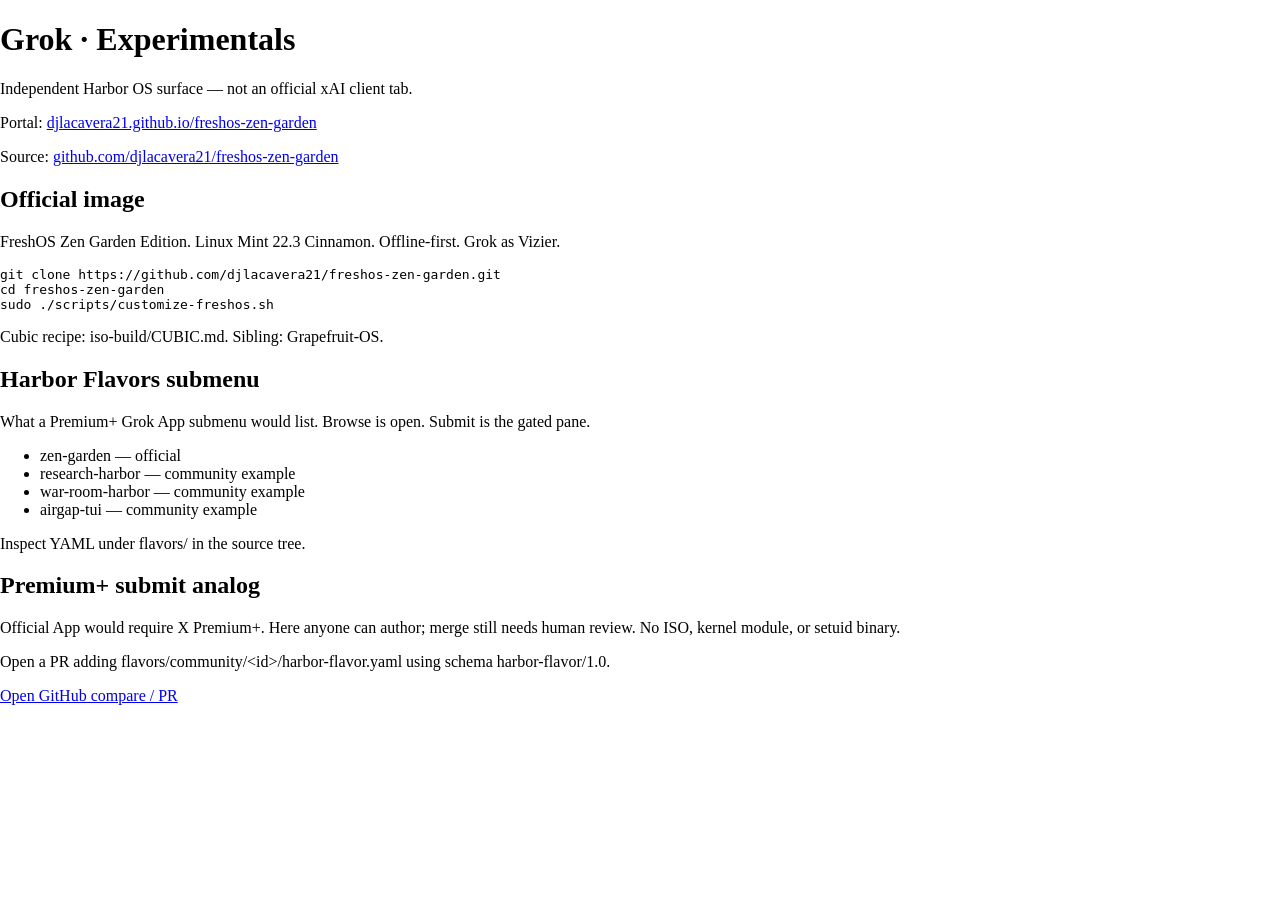
<file: experimentals/index.html>
<!DOCTYPE html>
<html lang="en">
<head>
<meta charset="utf-8"/>
<meta name="viewport" content="width=device-width, initial-scale=1"/>
<title>Experimentals — Harbor OS</title>
<link rel="stylesheet" href="data:text/css,body{margin:0;background:#0b0c0e;color:#e8eaed;font:15px/1.55 sans-serif}header,nav,main{max-width:1080px;margin:0 auto;padding:1rem}a{color:#c4a35a}"/>
</head>
<body>
<header>
<h1>Grok · Experimentals</h1>
<p>Independent Harbor OS surface — not an official xAI client tab.</p>
<p>Portal: <a href="https://djlacavera21.github.io/freshos-zen-garden/">djlacavera21.github.io/freshos-zen-garden</a></p>
<p>Source: <a href="https://github.com/djlacavera21/freshos-zen-garden">github.com/djlacavera21/freshos-zen-garden</a></p>
</header>
<main>
<section>
<h2>Official image</h2>
<p>FreshOS Zen Garden Edition. Linux Mint 22.3 Cinnamon. Offline-first. Grok as Vizier.</p>
<pre>git clone https://github.com/djlacavera21/freshos-zen-garden.git
cd freshos-zen-garden
sudo ./scripts/customize-freshos.sh</pre>
<p>Cubic recipe: iso-build/CUBIC.md. Sibling: Grapefruit-OS.</p>
</section>
<section>
<h2>Harbor Flavors submenu</h2>
<p>What a Premium+ Grok App submenu would list. Browse is open. Submit is the gated pane.</p>
<ul>
<li>zen-garden — official</li>
<li>research-harbor — community example</li>
<li>war-room-harbor — community example</li>
<li>airgap-tui — community example</li>
</ul>
<p>Inspect YAML under flavors/ in the source tree.</p>
</section>
<section>
<h2>Premium+ submit analog</h2>
<p>Official App would require X Premium+. Here anyone can author; merge still needs human review. No ISO, kernel module, or setuid binary.</p>
<p>Open a PR adding flavors/community/&lt;id&gt;/harbor-flavor.yaml using schema harbor-flavor/1.0.</p>
<p><a href="https://github.com/djlacavera21/freshos-zen-garden/compare/main?quick_pull=1">Open GitHub compare / PR</a></p>
</section>
</main>
</body>
</html>
</file>
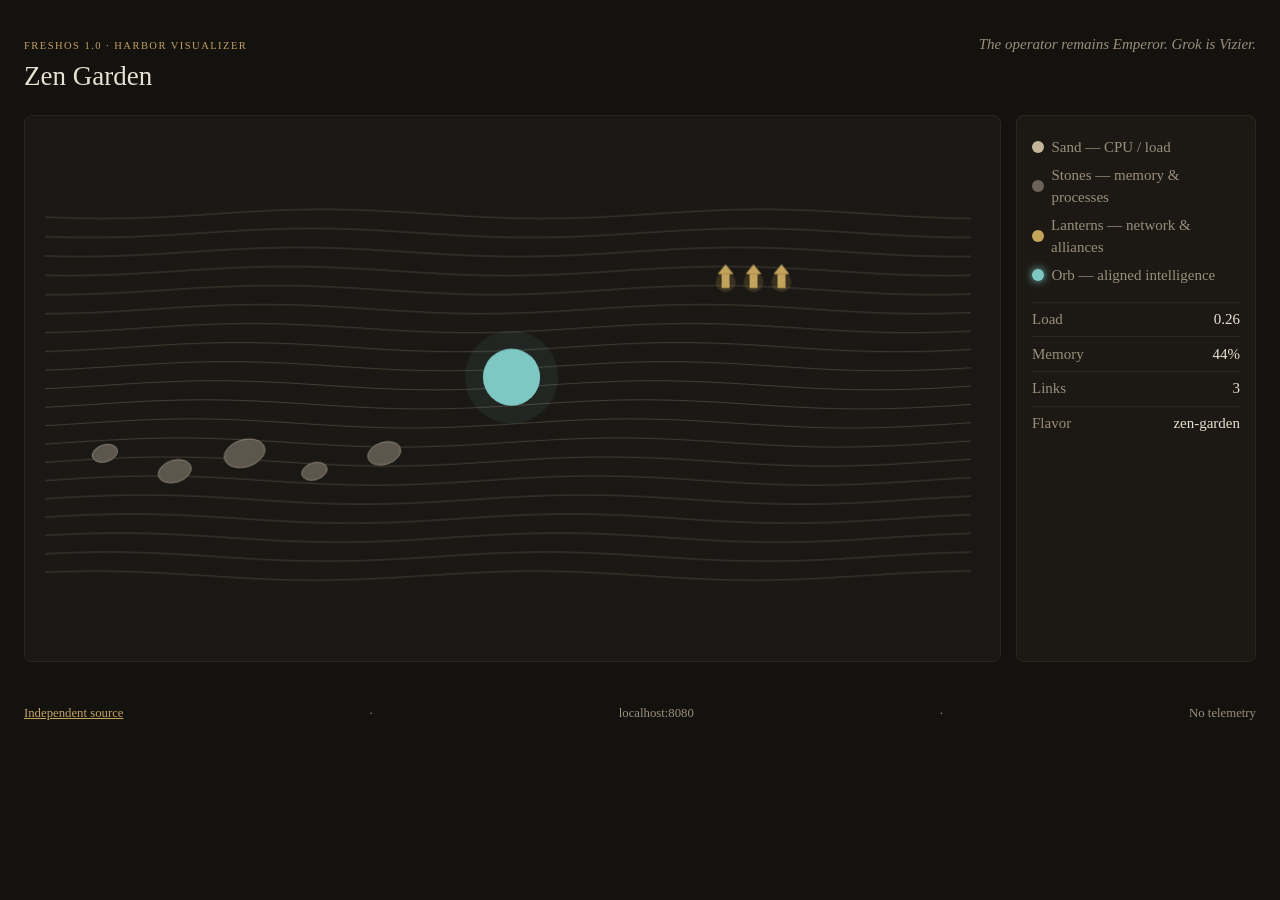
<file: visualizer/index.html>
<!DOCTYPE html>
<html lang="en">
<head>
  <meta charset="utf-8" />
  <meta name="viewport" content="width=device-width, initial-scale=1" />
  <title>FreshOS — Zen Garden</title>
  <link rel="stylesheet" href="garden.css" />
</head>
<body>
  <header class="mast">
    <div>
      <p class="kicker">FreshOS 1.0 · Harbor Visualizer</p>
      <h1>Zen Garden</h1>
    </div>
    <p class="epigraph">The operator remains Emperor. Grok is Vizier.</p>
  </header>
  <main>
    <canvas id="garden" width="1280" height="720" aria-label="Living zen garden representing system state"></canvas>
    <aside class="legend">
      <ul>
        <li><span class="swatch sand"></span> Sand — CPU / load</li>
        <li><span class="swatch stone"></span> Stones — memory &amp; processes</li>
        <li><span class="swatch lantern"></span> Lanterns — network &amp; alliances</li>
        <li><span class="swatch orb"></span> Orb — aligned intelligence</li>
      </ul>
      <dl id="metrics">
        <div><dt>Load</dt><dd id="m-load">—</dd></div>
        <div><dt>Memory</dt><dd id="m-mem">—</dd></div>
        <div><dt>Links</dt><dd id="m-net">—</dd></div>
        <div><dt>Flavor</dt><dd id="m-flavor">zen-garden</dd></div>
      </dl>
    </aside>
  </main>
  <footer>
    <a href="https://github.com/djlacavera21/freshos-zen-garden">Independent source</a>
    <span>·</span>
    <span>localhost:8080</span>
    <span>·</span>
    <span>No telemetry</span>
  </footer>
  <script src="garden.js"></script>
</body>
</html>
</file>
<file: visualizer/garden.css>
:root {
  --ink: #e8e0d0;
  --muted: #9a8f7a;
  --sand: #c4b49a;
  --stone: #6b6358;
  --moss: #3d4a3a;
  --gold: #c4a35a;
  --orb: #7ec8c4;
  --bg: #14120f;
  --panel: #1c1914;
}
* { box-sizing: border-box; }
html, body { margin: 0; background: var(--bg); color: var(--ink); font: 15px/1.5 "Source Serif 4", Georgia, serif; }
.mast, footer { display: flex; justify-content: space-between; align-items: baseline; padding: 1.2rem 1.6rem; gap: 1rem; }
.kicker { letter-spacing: .14em; text-transform: uppercase; font-size: .7rem; color: var(--gold); margin: 0; }
h1 { margin: .15rem 0 0; font-weight: 500; font-size: 1.8rem; }
.epigraph { color: var(--muted); font-style: italic; }
main { display: grid; grid-template-columns: 1fr 240px; gap: 1rem; padding: 0 1.6rem 1.6rem; }
#garden { width: 100%; height: auto; background: #1a1814; border: 1px solid #2a2620; border-radius: 8px; }
.legend { background: var(--panel); border: 1px solid #2a2620; border-radius: 8px; padding: 1rem; }
.legend ul { list-style: none; padding: 0; margin: 0 0 1rem; }
.legend li { display: flex; gap: .5rem; align-items: center; margin: .35rem 0; color: var(--muted); }
.swatch { width: 12px; height: 12px; border-radius: 50%; display: inline-block; }
.swatch.sand { background: var(--sand); }
.swatch.stone { background: var(--stone); }
.swatch.lantern { background: var(--gold); }
.swatch.orb { background: var(--orb); box-shadow: 0 0 8px var(--orb); }
dl { display: grid; gap: .4rem; margin: 0; }
dl div { display: flex; justify-content: space-between; border-top: 1px solid #2a2620; padding-top: .35rem; }
dt { color: var(--muted); }
dd { margin: 0; }
footer { color: var(--muted); font-size: .85rem; }
footer a { color: var(--gold); }
@media (max-width: 800px) { main { grid-template-columns: 1fr; } }
</file>
